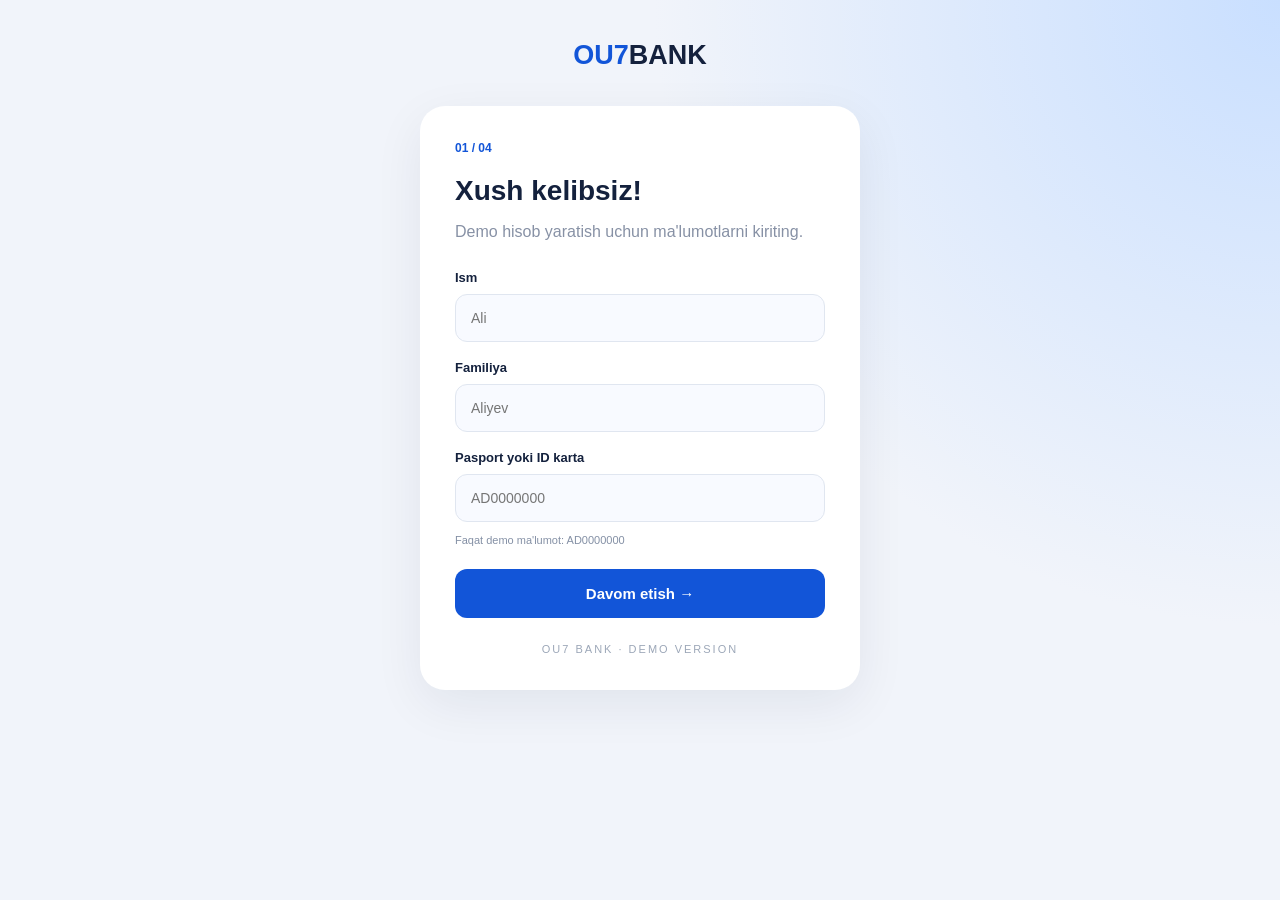
<file: index.html>
<!DOCTYPE html>
<html lang="uz">
<head>
    <meta charset="UTF-8">
    <meta name="viewport" content="width=device-width, initial-scale=1.0">
    <title>OU7 BANK - Registration</title>
    <link rel="stylesheet" href="style.css">
</head>
<body>

    <div class="register-page">
        <div class="brand">OU7<span>BANK</span></div>

        <div class="register-card">
            <div class="step">01 / 04</div>
            <h1>Xush kelibsiz!</h1>
            <p class="muted">Demo hisob yaratish uchun ma'lumotlarni kiriting.</p>

            <form action="2saxifa.about.html">
                <label>Ism</label>
                <input type="text" placeholder="Ali" required>

                <label>Familiya</label>
                <input type="text" placeholder="Aliyev" required>

                <label>Pasport yoki ID karta</label>
                <input type="text" placeholder="AD0000000"
                       pattern="AD0000000"
                       title="Faqat AD0000000 demo raqamini kiriting"
                       required>

                <p class="demo-note">Faqat demo ma'lumot: AD0000000</p>

                <button type="submit"><a href="about.html">Davom etish →</a></button>
            </form>

            <div class="secure">OU7 BANK · DEMO VERSION</div>
        </div>
    </div>

</body>
</html>
</file>
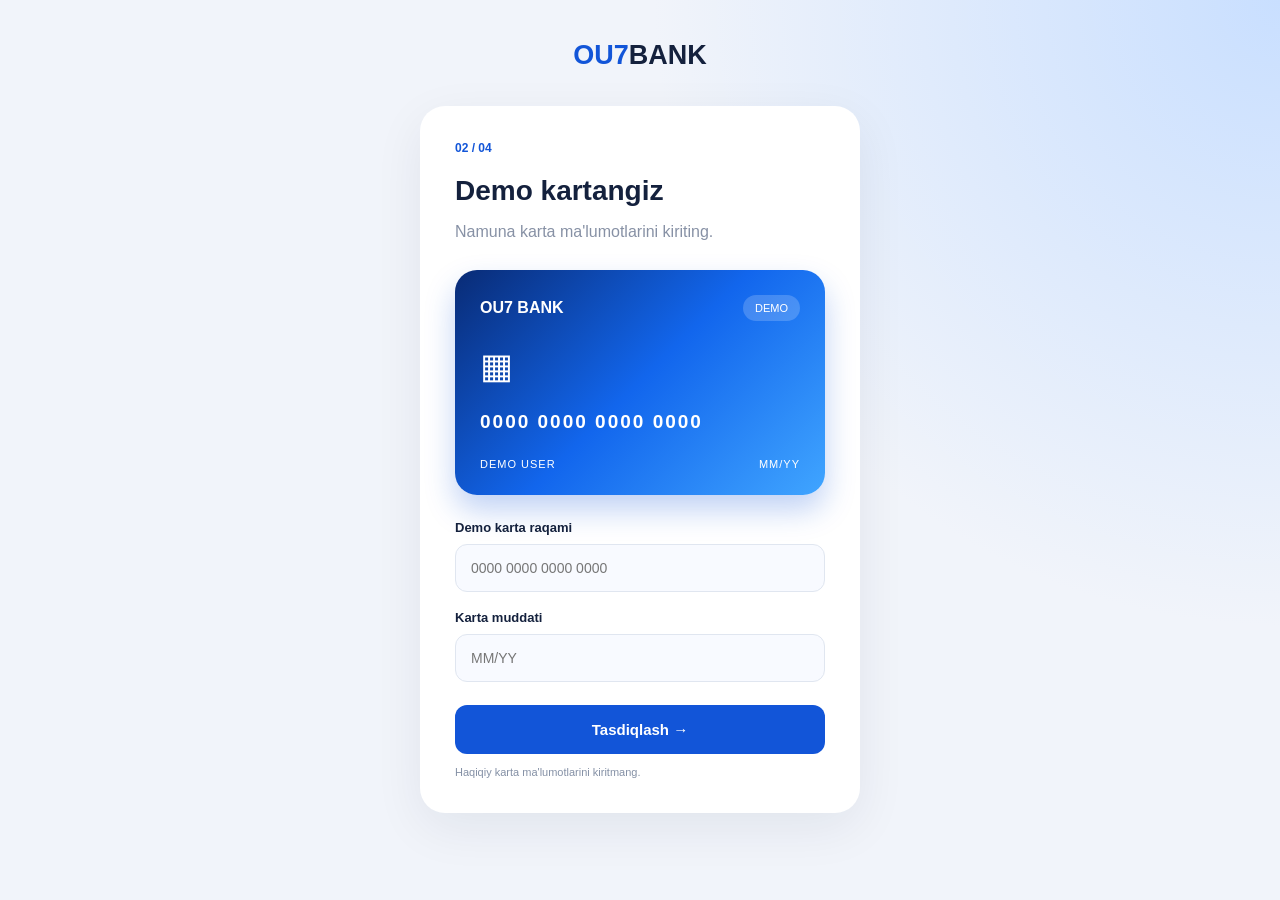
<file: about.html>
<!DOCTYPE html>
<html lang="uz">
<head>
    <meta charset="UTF-8">
    <meta name="viewport" content="width=device-width, initial-scale=1.0">
    <title>OU7 BANK - Card</title>
    <link rel="stylesheet" href="style.css">
</head>
<body>

    <div class="register-page">
        <div class="brand">OU7<span>BANK</span></div>

        <div class="register-card">
            <div class="step">02 / 04</div>
            <h1>Demo kartangiz</h1>
            <p class="muted">Namuna karta ma'lumotlarini kiriting.</p>

            <div class="bank-card">
                <div class="card-head">
                    <b>OU7 BANK</b>
                    <span>DEMO</span>
                </div>
                <div class="chip">▦</div>
                <h2>0000 0000 0000 0000</h2>
                <div class="card-bottom">
                    <span>DEMO USER</span>
                    <span>MM/YY</span>
                </div>
            </div>

            <form action="3saxifa.salom.html">
                <label>Demo karta raqami</label>
                <input type="text" placeholder="0000 0000 0000 0000"
                       pattern="0000 0000 0000 0000"
                       required>

                <label>Karta muddati</label>
                <input type="text" placeholder="MM/YY"
                       pattern="MM/YY" required>

                <button type="submit"><a href="salom.html">Tasdiqlash →</a></button>
            </form>

            <p class="demo-note">Haqiqiy karta ma'lumotlarini kiritmang.</p>
        </div>
    </div>

</body>
</html>
</file>
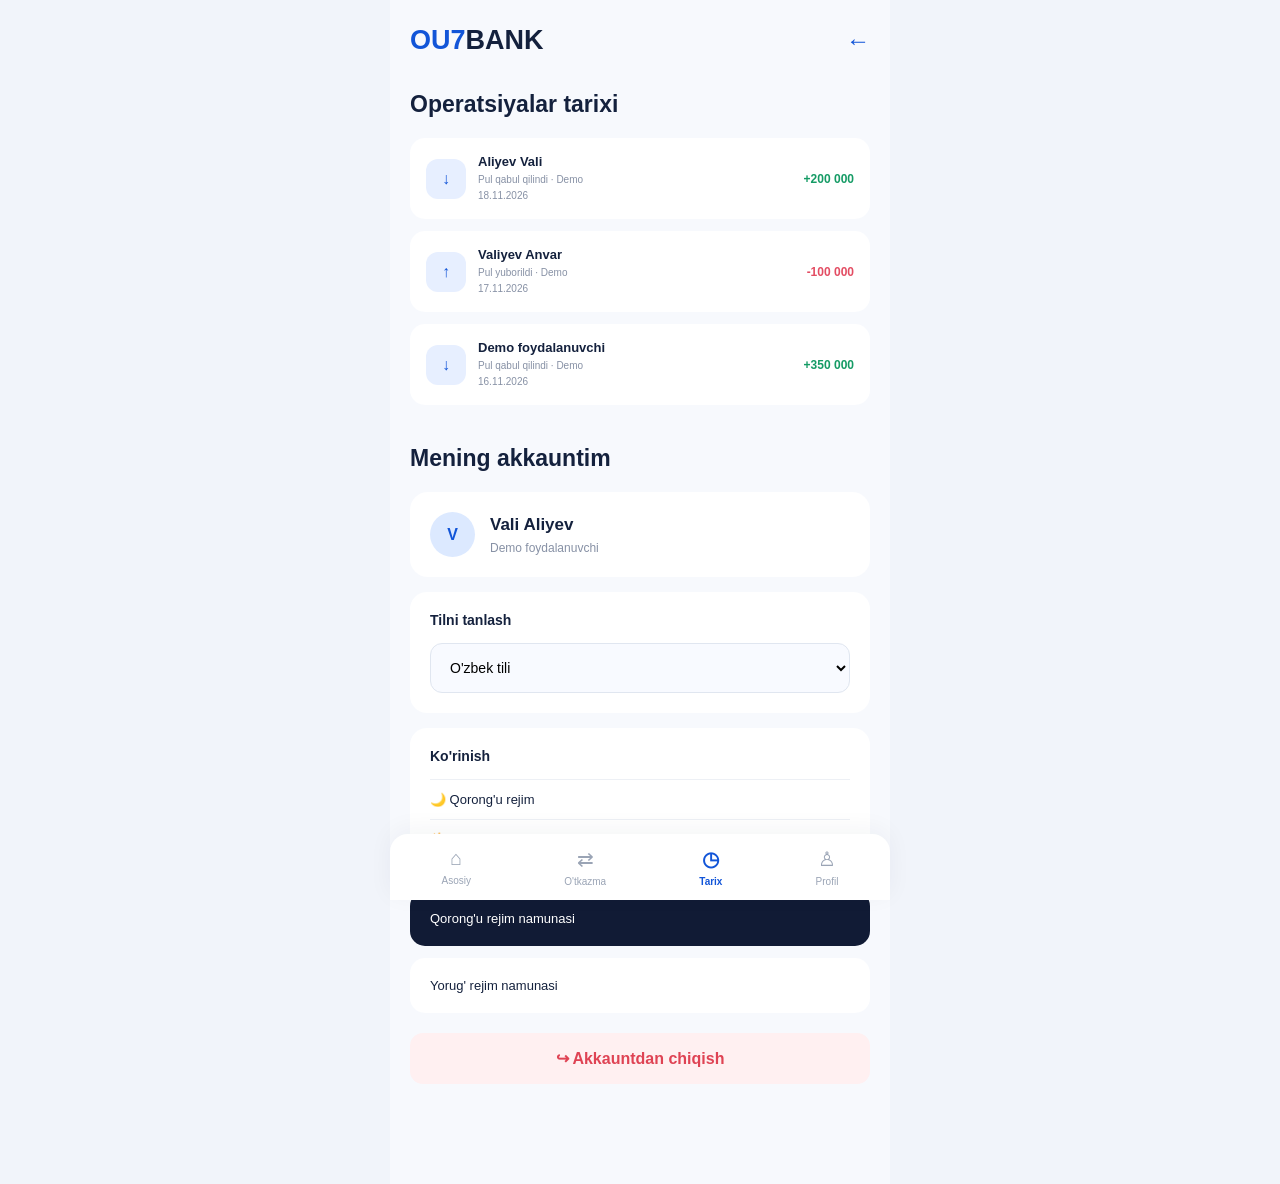
<file: o.html>
<!DOCTYPE html>
<html lang="uz">
<head>
    <meta charset="UTF-8">
    <meta name="viewport" content="width=device-width, initial-scale=1.0">
    <title>OU7 BANK - Profile</title>
    <link rel="stylesheet" href="style.css">
</head>
<body>

    <div class="app">

        <header class="topbar">
            <div class="brand">OU7<span>BANK</span></div>
            <a href="salom.html" class="back">←</a>
        </header>

        <section id="tarix">
            <h1 class="page-title">Operatsiyalar tarixi</h1>

            <div class="history-item">
                <div class="history-icon">↓</div>
                <div class="history-text">
                    <h3>Aliyev Vali</h3>
                    <p>Pul qabul qilindi · Demo</p>
                    <small>18.11.2026</small>
                </div>
                <b class="income">+200 000</b>
            </div>

            <div class="history-item">
                <div class="history-icon">↑</div>
                <div class="history-text">
                    <h3>Valiyev Anvar</h3>
                    <p>Pul yuborildi · Demo</p>
                    <small>17.11.2026</small>
                </div>
                <b class="expense">-100 000</b>
            </div>

            <div class="history-item">
                <div class="history-icon">↓</div>
                <div class="history-text">
                    <h3>Demo foydalanuvchi</h3>
                    <p>Pul qabul qilindi · Demo</p>
                    <small>16.11.2026</small>
                </div>
                <b class="income">+350 000</b>
            </div>
        </section>

        <section id="profil" class="profile-section">
            <h1 class="page-title">Mening akkauntim</h1>

            <div class="user-box">
                <div class="avatar">V</div>
                <div>
                    <h2>Vali Aliyev</h2>
                    <p>Demo foydalanuvchi</p>
                </div>
            </div>

            <div class="settings">
                <h3>Tilni tanlash</h3>
                <select>
                    <option>O'zbek tili</option>
                    <option>Русский язык</option>
                    <option>English</option>
                </select>
            </div>

            <div class="settings">
                <h3>Ko'rinish</h3>
                <a href="#dark" class="setting-link">🌙 Qorong'u rejim</a>
                <a href="#light" class="setting-link">☀️ Yorug' rejim</a>
            </div>

            <div id="dark" class="theme-demo dark-theme">
                Qorong'u rejim namunasi
            </div>

            <div id="light" class="theme-demo light-theme">
                Yorug' rejim namunasi
            </div>

            <a href="1saxifa.index.html" class="logout">
                ↪ Akkauntdan chiqish
            </a>
        </section>

        <nav class="bottom-menu">
            <a href="salom.html">⌂<span>Asosiy</span></a>
            <a href="p.html">⇄<span>O'tkazma</span></a>
            <a href="#tarix" class="active">◷<span>Tarix</span></a>
            <a href="#profil">♙<span>Profil</span></a>
        </nav>

    </div>

</body>
</html>
</file>
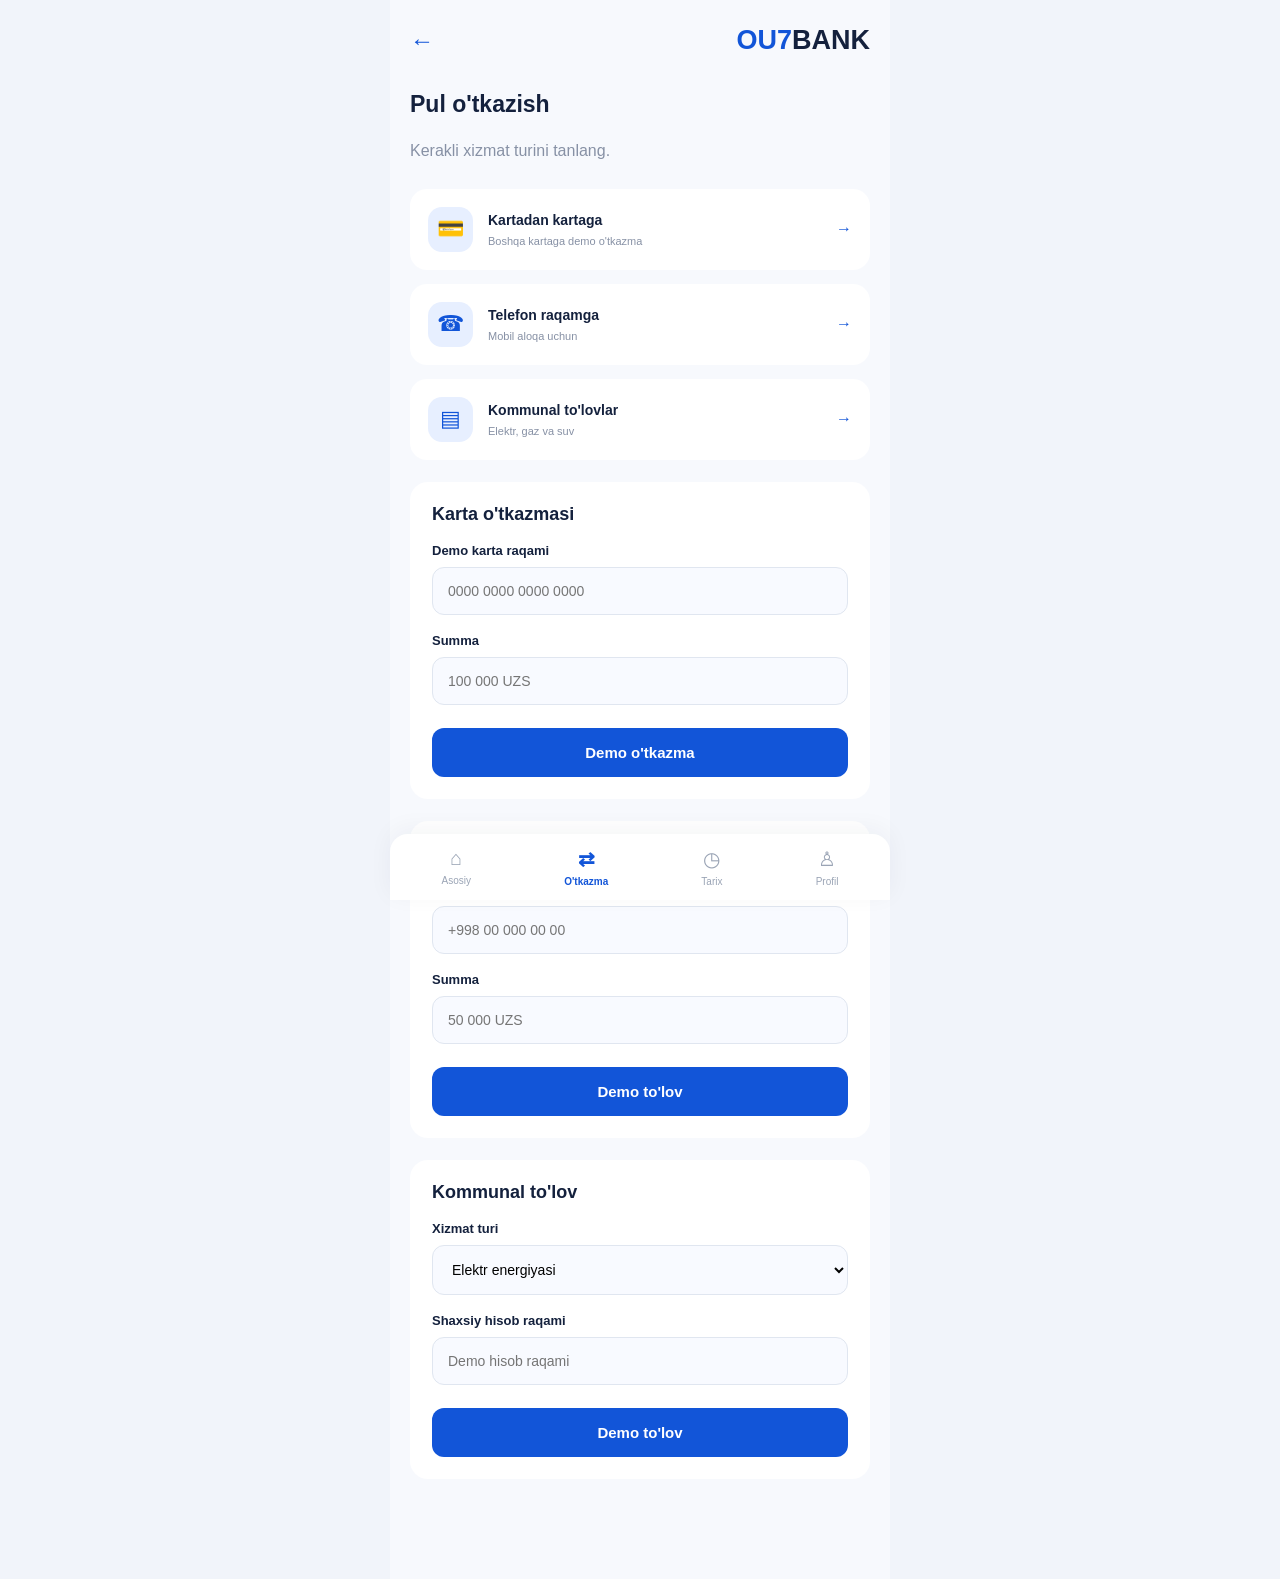
<file: p.html>
<!DOCTYPE html>
<html lang="uz">
<head>
    <meta charset="UTF-8">
    <meta name="viewport" content="width=device-width, initial-scale=1.0">
    <title>OU7 BANK - Transfers</title>
    <link rel="stylesheet" href="style.css">
</head>
<body>

    <div class="app">

        <header class="topbar">
            <a href="salom.html" class="back">←</a>
            <div class="brand">OU7<span>BANK</span></div>
        </header>

        <h1 class="page-title">Pul o'tkazish</h1>
        <p class="muted">Kerakli xizmat turini tanlang.</p>

        <div class="transfer-list">

            <a href="#karta" class="transfer-item">
                <div class="service-icon">💳</div>
                <div>
                    <h3>Kartadan kartaga</h3>
                    <p>Boshqa kartaga demo o'tkazma</p>
                </div>
                <span>→</span>
            </a>

            <a href="#telefon" class="transfer-item">
                <div class="service-icon">☎</div>
                <div>
                    <h3>Telefon raqamga</h3>
                    <p>Mobil aloqa uchun</p>
                </div>
                <span>→</span>
            </a>

            <a href="#kommunal" class="transfer-item">
                <div class="service-icon">▤</div>
                <div>
                    <h3>Kommunal to'lovlar</h3>
                    <p>Elektr, gaz va suv</p>
                </div>
                <span>→</span>
            </a>

        </div>

        <div class="transfer-form" id="karta">
            <h2>Karta o'tkazmasi</h2>
            <label>Demo karta raqami</label>
            <input type="text" placeholder="0000 0000 0000 0000">

            <label>Summa</label>
            <input type="text" placeholder="100 000 UZS">

            <button type="button">Demo o'tkazma</button>
        </div>

        <div class="transfer-form" id="telefon">
            <h2>Telefon to'lovi</h2>
            <label>Telefon raqam</label>
            <input type="tel" placeholder="+998 00 000 00 00">

            <label>Summa</label>
            <input type="text" placeholder="50 000 UZS">

            <button type="button">Demo to'lov</button>
        </div>

        <div class="transfer-form" id="kommunal">
            <h2>Kommunal to'lov</h2>
            <label>Xizmat turi</label>
            <select>
                <option>Elektr energiyasi</option>
                <option>Tabiiy gaz</option>
                <option>Suv ta'minoti</option>
            </select>

            <label>Shaxsiy hisob raqami</label>
            <input type="text" placeholder="Demo hisob raqami">

            <button type="button">Demo to'lov</button>
        </div>

        <nav class="bottom-menu">
            <a href="3saxifa.salom.html">⌂<span>Asosiy</span></a>
            <a href="4saxifa.p.html" class="active">⇄<span>O'tkazma</span></a>
            <a href="5saxifa.o.html#tarix">◷<span>Tarix</span></a>
            <a href="5saxifa.o.html#profil">♙<span>Profil</span></a>
        </nav>

    </div>

</body>
</html>
</file>
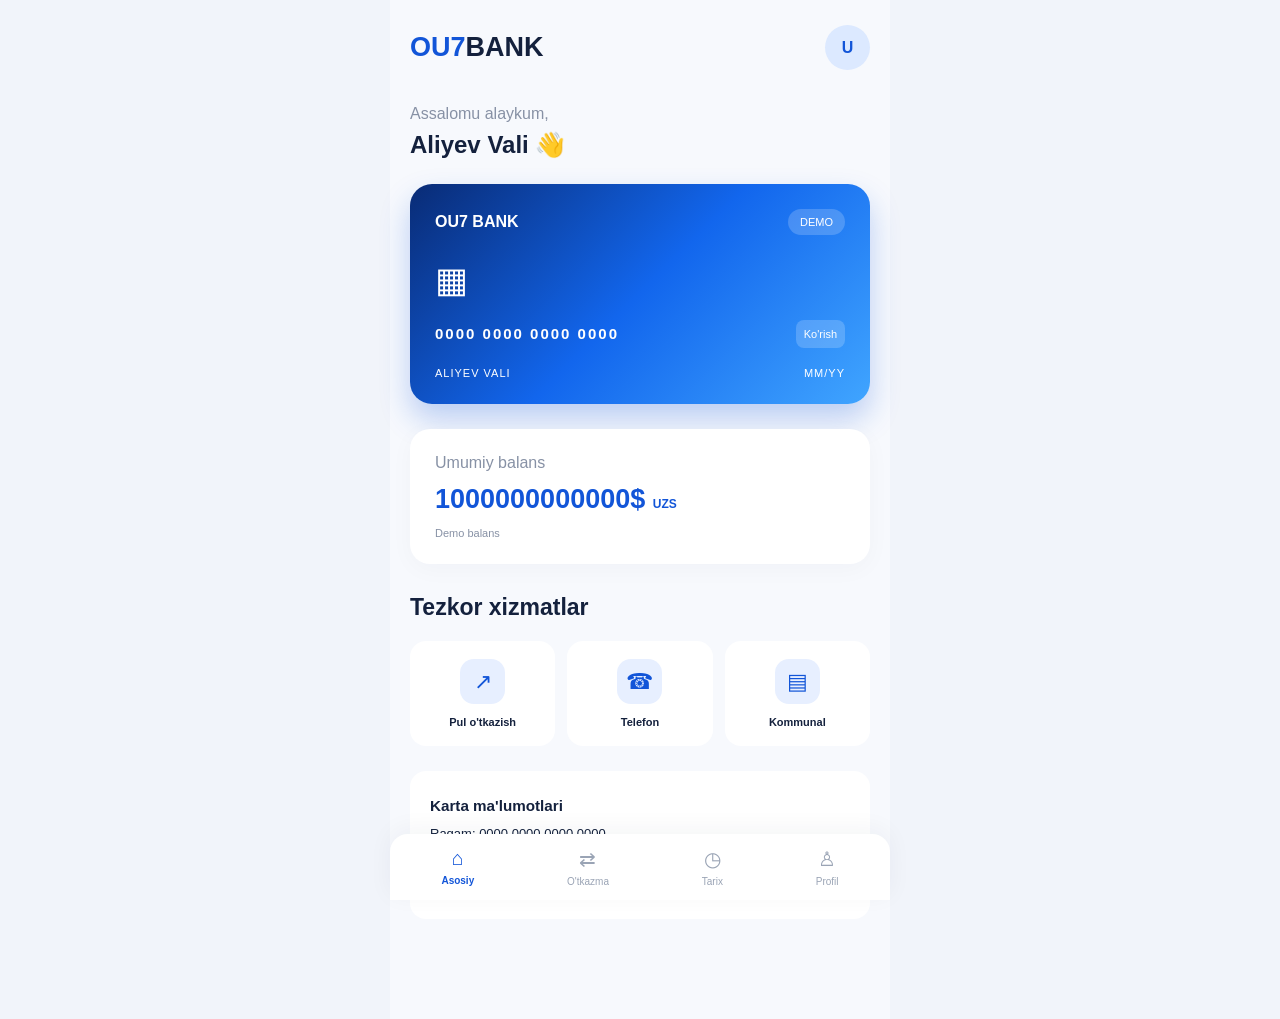
<file: salom.html>
<!DOCTYPE html>
<html lang="uz">
<head>
    <meta charset="UTF-8">
    <meta name="viewport" content="width=device-width, initial-scale=1.0">
    <title>OU7 BANK - Home</title>
    <link rel="stylesheet" href="style.css">
</head>
<body>

    <div class="app">

        <header class="topbar">
            <div class="brand">OU7<span>BANK</span></div>
            <a href="5saxifa.o.html" class="profile-icon">U</a>
        </header>

        <section class="welcome">
            <p>Assalomu alaykum,</p>
            <h1>Aliyev Vali 👋</h1>
        </section>

        <div class="bank-card">
            <div class="card-head">
                <b>OU7 BANK</b>
                <span>DEMO</span>
            </div>
            <div class="chip">▦</div>

            <div class="number-row">
                <h2>0000 0000 0000 0000</h2>
                <a href="#card-info">Ko'rish</a>
            </div>

            <div class="card-bottom">
                <span>ALIYEV VALI</span>
                <span>MM/YY</span>
            </div>
        </div>

        <section class="balance">
            <p>Umumiy balans</p>
            <h1>1000000000000$ <small>UZS</small></h1>
            <span>Demo balans</span>
        </section>

        <h2 class="section-title">Tezkor xizmatlar</h2>

        <div class="services">
            <a href="p.html">
                <div class="service-icon">↗</div>
                <p>Pul o'tkazish</p>
            </a>

            <a href="p.html">
                <div class="service-icon">☎</div>
                <p>Telefon</p>
            </a>

            <a href="p.html">
                <div class="service-icon">▤</div>
                <p>Kommunal</p>
            </a>
        </div>

        <div class="card-info" id="card-info">
            <h3>Karta ma'lumotlari</h3>
            <p>Raqam: 0000 0000 0000 0000</p>
            <p>Muddati: MM/YY</p>
            <p>Holati: Demo karta</p>
        </div>

        <nav class="bottom-menu">
            <a href="salom.html" class="active">⌂<span>Asosiy</span></a>
            <a href="p.html">⇄<span>O'tkazma</span></a>
            <a href="o.html">◷<span>Tarix</span></a>
            <a href="o.html">♙<span>Profil</span></a>
        </nav>

    </div>

</body>
</html>
</file>
<file: style.css>
* {
    margin: 0;
    padding: 0;
    box-sizing: border-box;
}

body {
    background: #f1f4fa;
    font-family: Arial, sans-serif;
    color: #14213d;
}

a {
    text-decoration: none;
    color: inherit;
}

.register-page {
    min-height: 100vh;
    padding: 40px 15px;
    background:
        radial-gradient(circle at top right, #c9dfff, transparent 40%),
        #f1f4fa;
}

.brand {
    font-size: 27px;
    font-weight: 900;
    color: #1255d8;
}

.brand span {
    color: #14213d;
}

.register-page > .brand {
    text-align: center;
    margin-bottom: 35px;
}

.register-card {
    max-width: 440px;
    margin: auto;
    background: white;
    padding: 35px;
    border-radius: 25px;
    box-shadow: 0 15px 50px #14213d12;
}

.step {
    color: #1255d8;
    font-size: 12px;
    font-weight: bold;
    margin-bottom: 20px;
}

.register-card h1 {
    font-size: 28px;
    margin-bottom: 12px;
}

.muted {
    color: #8791a5;
    line-height: 1.6;
    margin-bottom: 25px;
}

label {
    display: block;
    font-size: 13px;
    font-weight: bold;
    margin: 18px 0 9px;
}

input, select {
    width: 100%;
    padding: 15px;
    border: 1px solid #e0e6f0;
    border-radius: 12px;
    outline: none;
    background: #f8faff;
    font-size: 14px;
}

input:focus, select:focus {
    border-color: #1255d8;
}

button {
    width: 100%;
    padding: 16px;
    margin-top: 23px;
    border: none;
    border-radius: 12px;
    background: #1255d8;
    color: white;
    font-weight: bold;
    font-size: 15px;
    cursor: pointer;
}

button:hover {
    background: #083fae;
}

.demo-note {
    font-size: 11px;
    color: #8490a5;
    margin-top: 12px;
}

.secure {
    text-align: center;
    color: #9ca7b8;
    font-size: 11px;
    margin-top: 25px;
    letter-spacing: 2px;
}

/* BANK CARD */

.bank-card {
    background: linear-gradient(135deg, #092b75, #1266ed, #40a5ff);
    color: white;
    padding: 25px;
    border-radius: 22px;
    margin: 25px 0;
    box-shadow: 0 15px 30px #1255d844;
}

.card-head, .card-bottom {
    display: flex;
    justify-content: space-between;
    align-items: center;
}

.card-head span {
    background: #ffffff30;
    padding: 7px 12px;
    border-radius: 20px;
    font-size: 11px;
}

.chip {
    font-size: 35px;
    margin-top: 25px;
}

.bank-card h2 {
    font-size: 19px;
    letter-spacing: 2px;
    margin: 25px 0;
}

.card-bottom {
    font-size: 11px;
    letter-spacing: 1px;
}

.number-row {
    display: flex;
    align-items: center;
    justify-content: space-between;
    gap: 8px;
}

.number-row h2 {
    font-size: 15px;
}

.number-row a {
    font-size: 11px;
    background: #ffffff30;
    padding: 8px;
    border-radius: 8px;
}

/* MAIN APP */

.app {
    max-width: 500px;
    min-height: 100vh;
    margin: auto;
    padding: 25px 20px 100px;
    background: #f7f9fd;
}

.topbar {
    display: flex;
    align-items: center;
    justify-content: space-between;
    margin-bottom: 35px;
}

.profile-icon, .avatar {
    width: 45px;
    height: 45px;
    display: flex;
    align-items: center;
    justify-content: center;
    background: #dce9ff;
    color: #1255d8;
    border-radius: 50%;
    font-weight: bold;
}

.welcome p {
    color: #8791a5;
    margin-bottom: 8px;
}

.welcome h1 {
    font-size: 24px;
}

.balance {
    background: white;
    padding: 25px;
    border-radius: 20px;
    box-shadow: 0 5px 25px #14213d08;
}

.balance p {
    color: #8791a5;
    margin-bottom: 12px;
}

.balance h1 {
    color: #1255d8;
    font-size: 27px;
}

.balance small {
    font-size: 12px;
}

.balance span {
    display: block;
    color: #8791a5;
    font-size: 11px;
    margin-top: 12px;
}

.section-title, .page-title {
    font-size: 23px;
    margin: 30px 0 20px;
}

.services {
    display: grid;
    grid-template-columns: repeat(3, 1fr);
    gap: 12px;
}

.services a {
    background: white;
    border-radius: 16px;
    padding: 18px 8px;
    text-align: center;
}

.service-icon {
    width: 45px;
    height: 45px;
    display: flex;
    align-items: center;
    justify-content: center;
    background: #e7efff;
    color: #1255d8;
    border-radius: 14px;
    font-size: 22px;
    margin-bottom: 12px;
}

.services .service-icon {
    margin: 0 auto 12px;
}

.services p {
    font-size: 11px;
    font-weight: bold;
}

/* CARD INFO */

.card-info {
    background: white;
    padding: 20px;
    margin-top: 25px;
    border-radius: 16px;
    line-height: 2;
    font-size: 13px;
}

/* TRANSFERS */

.back {
    font-size: 24px;
    color: #1255d8;
}

.transfer-list {
    display: grid;
    gap: 14px;
}

.transfer-item {
    background: white;
    display: flex;
    align-items: center;
    gap: 15px;
    padding: 18px;
    border-radius: 17px;
}

.transfer-item .service-icon {
    flex-shrink: 0;
    margin: 0;
}

.transfer-item h3 {
    font-size: 14px;
    margin-bottom: 7px;
}

.transfer-item p {
    font-size: 11px;
    color: #8791a5;
}

.transfer-item > span {
    margin-left: auto;
    color: #1255d8;
}

.transfer-form {
    background: white;
    padding: 22px;
    margin-top: 22px;
    border-radius: 18px;
}

.transfer-form h2 {
    font-size: 18px;
}

/* HISTORY */

.history-item {
    display: flex;
    align-items: center;
    gap: 12px;
    background: white;
    padding: 16px;
    margin-bottom: 12px;
    border-radius: 15px;
}

.history-icon {
    width: 40px;
    height: 40px;
    display: grid;
    place-items: center;
    background: #e7efff;
    color: #1255d8;
    border-radius: 12px;
}

.history-text {
    flex: 1;
}

.history-text h3 {
    font-size: 13px;
    margin-bottom: 5px;
}

.history-text p, .history-text small {
    font-size: 10px;
    color: #8791a5;
}

.income, .expense {
    font-size: 12px;
    white-space: nowrap;
}

.income {
    color: #159b65;
}

.expense {
    color: #e34d63;
}

/* PROFILE */

.profile-section {
    margin-top: 40px;
}

.user-box {
    display: flex;
    align-items: center;
    gap: 15px;
    background: white;
    padding: 20px;
    border-radius: 18px;
}

.user-box h2 {
    font-size: 17px;
    margin-bottom: 6px;
}

.user-box p {
    color: #8791a5;
    font-size: 12px;
}

.settings {
    background: white;
    padding: 20px;
    margin-top: 15px;
    border-radius: 17px;
}

.settings h3 {
    font-size: 14px;
    margin-bottom: 15px;
}

.setting-link {
    display: block;
    padding: 12px 0;
    font-size: 13px;
    border-top: 1px solid #edf0f5;
}

.theme-demo {
    padding: 20px;
    margin-top: 12px;
    border-radius: 15px;
    font-size: 13px;
}

.dark-theme {
    background: #111b35;
    color: white;
}

.light-theme {
    background: white;
    color: #14213d;
}

.logout {
    display: block;
    text-align: center;
    background: #fff0f1;
    color: #df4354;
    padding: 16px;
    border-radius: 13px;
    margin-top: 20px;
    font-weight: bold;
}

/* BOTTOM MENU */

.bottom-menu {
    position: fixed;
    bottom: 0;
    left: 50%;
    transform: translateX(-50%);
    width: 100%;
    max-width: 500px;
    background: white;
    display: flex;
    justify-content: space-around;
    padding: 13px 5px;
    box-shadow: 0 -5px 25px #14213d0c;
    border-radius: 18px 18px 0 0;
    z-index: 10;
}

.bottom-menu a {
    display: flex;
    flex-direction: column;
    align-items: center;
    gap: 5px;
    color: #9aa4b5;
    font-size: 20px;
}

.bottom-menu span {
    font-size: 10px;
}

.bottom-menu .active {
    color: #1255d8;
    font-weight: bold;
}

/* PHONE */

@media (max-width: 400px) {
    .register-card {
        padding: 23px;
    }

    .app {
        padding-left: 15px;
        padding-right: 15px;
    }

    .balance h1 {
        font-size: 23px;
    }

    .history-item {
        gap: 8px;
        padding: 12px;
    }
}
</file>
